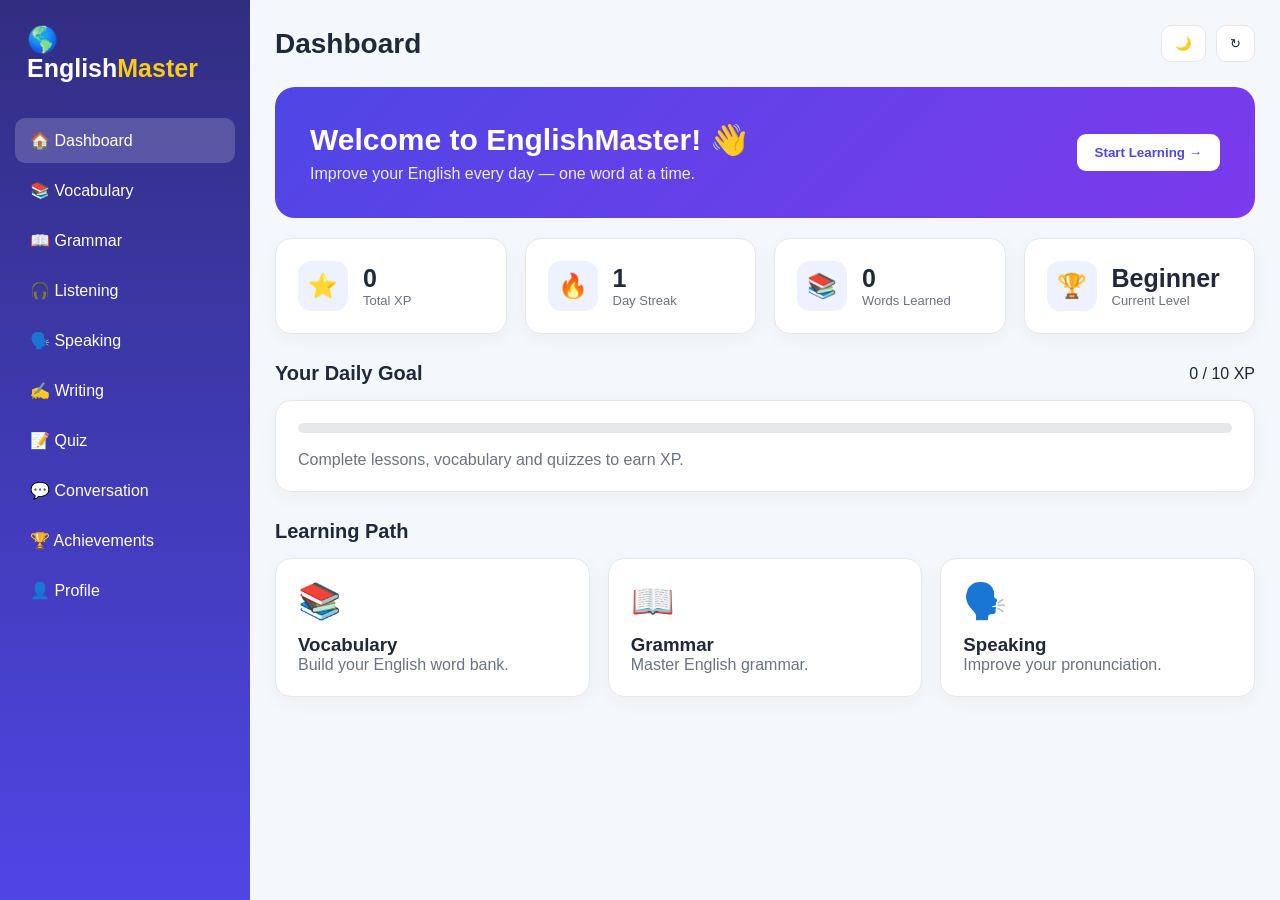
<file: project/index.html>
<!DOCTYPE html>
<html lang="en">
<head>
<meta charset="UTF-8">
<meta name="viewport" content="width=device-width, initial-scale=1.0">
<title>EnglishMaster - English Learning App</title>

<style>
*{
    margin:0;
    padding:0;
    box-sizing:border-box;
    font-family:Inter,Arial,sans-serif;
}

:root{
    --primary:#4f46e5;
    --secondary:#7c3aed;
    --bg:#f4f7fb;
    --card:#ffffff;
    --text:#1f2937;
    --muted:#6b7280;
    --border:#e5e7eb;
    --success:#16a34a;
    --danger:#dc2626;
    --warning:#f59e0b;
}

body{
    background:var(--bg);
    color:var(--text);
    transition:.3s;
}

body.dark{
    --bg:#111827;
    --card:#1f2937;
    --text:#f9fafb;
    --muted:#9ca3af;
    --border:#374151;
}

/* SIDEBAR */

.sidebar{
    position:fixed;
    left:0;
    top:0;
    width:250px;
    height:100vh;
    background:linear-gradient(180deg,#312e81,#4f46e5);
    color:white;
    padding:25px 15px;
    z-index:1000;
    transition:.3s;
}

.logo{
    font-size:25px;
    font-weight:bold;
    margin-bottom:35px;
    padding-left:12px;
}

.logo span{
    color:#facc15;
}

.nav-item{
    padding:13px 15px;
    margin:5px 0;
    border-radius:10px;
    cursor:pointer;
    display:flex;
    gap:12px;
    align-items:center;
    transition:.2s;
}

.nav-item:hover,
.nav-item.active{
    background:rgba(255,255,255,.18);
}

.mobile-menu{
    display:none;
    position:fixed;
    top:15px;
    left:15px;
    z-index:1200;
    border:0;
    background:var(--primary);
    color:white;
    padding:10px 13px;
    border-radius:8px;
    cursor:pointer;
}

/* MAIN */

.main{
    margin-left:250px;
    padding:25px;
    max-width:1500px;
}

.topbar{
    display:flex;
    justify-content:space-between;
    align-items:center;
    margin-bottom:25px;
}

.topbar h1{
    font-size:28px;
}

.top-actions{
    display:flex;
    gap:10px;
    align-items:center;
}

.icon-btn{
    border:1px solid var(--border);
    background:var(--card);
    color:var(--text);
    padding:10px 13px;
    border-radius:10px;
    cursor:pointer;
}

/* PAGE */

.page{
    display:none;
}

.page.active{
    display:block;
}

/* CARDS */

.card{
    background:var(--card);
    border:1px solid var(--border);
    border-radius:16px;
    padding:22px;
    box-shadow:0 5px 20px rgba(0,0,0,.04);
}

.grid{
    display:grid;
    grid-template-columns:repeat(4,1fr);
    gap:18px;
}

.stat{
    display:flex;
    align-items:center;
    gap:15px;
}

.stat-icon{
    width:50px;
    height:50px;
    border-radius:13px;
    display:flex;
    align-items:center;
    justify-content:center;
    font-size:24px;
    background:#eef2ff;
}

.stat h3{
    font-size:25px;
}

.stat p{
    color:var(--muted);
    font-size:13px;
}

/* HERO */

.hero{
    background:linear-gradient(135deg,#4f46e5,#7c3aed);
    color:white;
    padding:35px;
    border-radius:20px;
    margin-bottom:20px;
    display:flex;
    justify-content:space-between;
    align-items:center;
}

.hero h2{
    font-size:30px;
    margin-bottom:8px;
}

.hero p{
    opacity:.9;
}

.hero button{
    background:white;
    color:#4f46e5;
}

/* BUTTONS */

.btn{
    border:0;
    padding:11px 18px;
    border-radius:9px;
    background:var(--primary);
    color:white;
    cursor:pointer;
    font-weight:600;
    transition:.2s;
}

.btn:hover{
    transform:translateY(-1px);
    opacity:.9;
}

.btn.secondary{
    background:#eef2ff;
    color:#4338ca;
}

.btn.success{
    background:var(--success);
}

.btn.danger{
    background:var(--danger);
}

.btn.warning{
    background:var(--warning);
}

/* SECTIONS */

.section-title{
    display:flex;
    justify-content:space-between;
    align-items:center;
    margin:28px 0 15px;
}

.section-title h2{
    font-size:20px;
}

/* PROGRESS */

.progress{
    height:10px;
    background:#e5e7eb;
    border-radius:20px;
    overflow:hidden;
}

.progress-bar{
    height:100%;
    background:linear-gradient(90deg,#4f46e5,#7c3aed);
    border-radius:20px;
    transition:.5s;
}

/* LEARNING PATH */

.path{
    display:grid;
    grid-template-columns:repeat(3,1fr);
    gap:18px;
}

.path-card{
    cursor:pointer;
    transition:.2s;
}

.path-card:hover{
    transform:translateY(-4px);
}

.path-icon{
    font-size:35px;
    margin-bottom:12px;
}

/* VOCABULARY */

.search{
    width:100%;
    padding:14px;
    border:1px solid var(--border);
    background:var(--card);
    color:var(--text);
    border-radius:10px;
    outline:none;
    margin-bottom:20px;
}

.vocab-grid{
    display:grid;
    grid-template-columns:repeat(3,1fr);
    gap:18px;
}

.word-card{
    position:relative;
}

.word{
    font-size:25px;
    font-weight:bold;
    margin-bottom:5px;
}

.meaning{
    color:var(--primary);
    font-weight:600;
    margin-bottom:10px;
}

.example{
    color:var(--muted);
    font-style:italic;
    line-height:1.5;
}

.word-actions{
    display:flex;
    gap:8px;
    margin-top:15px;
}

.favorite{
    margin-left:auto;
    cursor:pointer;
    font-size:22px;
}

/* GRAMMAR */

.grammar-grid{
    display:grid;
    grid-template-columns:repeat(2,1fr);
    gap:18px;
}

.grammar-card h3{
    margin-bottom:10px;
}

.grammar-card p{
    line-height:1.7;
    color:var(--muted);
}

.rule{
    margin-top:12px;
    padding:12px;
    background:#eef2ff;
    color:#3730a3;
    border-radius:8px;
}

/* QUIZ */

.quiz-box{
    max-width:800px;
    margin:auto;
}

.quiz-question{
    font-size:23px;
    margin:20px 0;
    line-height:1.5;
}

.quiz-option{
    display:block;
    width:100%;
    padding:15px;
    margin:10px 0;
    border:1px solid var(--border);
    border-radius:10px;
    background:var(--card);
    color:var(--text);
    text-align:left;
    cursor:pointer;
    transition:.2s;
}

.quiz-option:hover{
    border-color:var(--primary);
    background:#eef2ff;
}

.quiz-option.correct{
    background:#dcfce7;
    border-color:#16a34a;
    color:#166534;
}

.quiz-option.wrong{
    background:#fee2e2;
    border-color:#dc2626;
    color:#991b1b;
}

.quiz-info{
    display:flex;
    justify-content:space-between;
    color:var(--muted);
}

/* LISTENING */

.listen-card{
    max-width:800px;
    margin:auto;
    text-align:center;
}

.listen-text{
    font-size:30px;
    margin:30px 0;
}

.listen-input{
    width:100%;
    padding:14px;
    border:1px solid var(--border);
    border-radius:10px;
    background:var(--card);
    color:var(--text);
    margin:15px 0;
}

/* SPEAKING */

.speak-card{
    max-width:800px;
    margin:auto;
    text-align:center;
}

.speak-word{
    font-size:42px;
    font-weight:bold;
    margin:30px;
}

.mic{
    width:90px;
    height:90px;
    border-radius:50%;
    border:0;
    background:#ef4444;
    color:white;
    font-size:35px;
    cursor:pointer;
}

#speechResult{
    margin:20px;
    min-height:30px;
    color:var(--muted);
}

/* WRITING */

textarea{
    width:100%;
    min-height:180px;
    padding:15px;
    border:1px solid var(--border);
    border-radius:10px;
    background:var(--card);
    color:var(--text);
    resize:vertical;
}

/* CONVERSATION */

.chat{
    max-width:800px;
    margin:auto;
}

.messages{
    height:400px;
    overflow-y:auto;
    background:var(--card);
    border:1px solid var(--border);
    border-radius:15px;
    padding:20px;
    margin-bottom:15px;
}

.message{
    padding:12px 15px;
    border-radius:12px;
    margin:10px 0;
    max-width:75%;
    line-height:1.5;
}

.bot{
    background:#eef2ff;
    color:#312e81;
}

.user{
    background:#4f46e5;
    color:white;
    margin-left:auto;
}

.chat-input{
    display:flex;
    gap:10px;
}

.chat-input input{
    flex:1;
    padding:14px;
    border:1px solid var(--border);
    border-radius:10px;
    background:var(--card);
    color:var(--text);
}

/* ACHIEVEMENTS */

.achievement-grid{
    display:grid;
    grid-template-columns:repeat(3,1fr);
    gap:18px;
}

.achievement{
    text-align:center;
}

.badge{
    font-size:45px;
    margin-bottom:10px;
}

.locked{
    opacity:.35;
}

/* PROFILE */

.profile{
    max-width:700px;
    margin:auto;
}

.profile-row{
    display:flex;
    justify-content:space-between;
    padding:15px 0;
    border-bottom:1px solid var(--border);
}

/* TOAST */

.toast{
    position:fixed;
    bottom:25px;
    right:25px;
    background:#111827;
    color:white;
    padding:15px 20px;
    border-radius:10px;
    transform:translateY(100px);
    opacity:0;
    transition:.3s;
    z-index:3000;
}

.toast.show{
    transform:translateY(0);
    opacity:1;
}

/* RESPONSIVE */

@media(max-width:1100px){
    .grid{
        grid-template-columns:repeat(2,1fr);
    }

    .vocab-grid{
        grid-template-columns:repeat(2,1fr);
    }

    .path{
        grid-template-columns:1fr;
    }
}

@media(max-width:800px){

    .sidebar{
        transform:translateX(-100%);
    }

    .sidebar.open{
        transform:translateX(0);
    }

    .mobile-menu{
        display:block;
    }

    .main{
        margin-left:0;
        padding:20px;
        padding-top:70px;
    }

    .hero{
        flex-direction:column;
        gap:20px;
        text-align:center;
    }

    .grammar-grid,
    .achievement-grid,
    .vocab-grid{
        grid-template-columns:1fr;
    }
}

@media(max-width:550px){

    .grid{
        grid-template-columns:1fr;
    }

    .topbar h1{
        font-size:21px;
    }

    .top-actions .icon-btn{
        padding:8px;
    }
}
</style>
</head>

<body>

<!-- SIDEBAR -->

<aside class="sidebar" id="sidebar">

<div class="logo">
🌎 English<span>Master</span>
</div>

<div class="nav-item active" onclick="showPage('dashboard',this)">
🏠 Dashboard
</div>

<div class="nav-item" onclick="showPage('vocabulary',this)">
📚 Vocabulary
</div>

<div class="nav-item" onclick="showPage('grammar',this)">
📖 Grammar
</div>

<div class="nav-item" onclick="showPage('listening',this)">
🎧 Listening
</div>

<div class="nav-item" onclick="showPage('speaking',this)">
🗣️ Speaking
</div>

<div class="nav-item" onclick="showPage('writing',this)">
✍️ Writing
</div>

<div class="nav-item" onclick="showPage('quiz',this)">
📝 Quiz
</div>

<div class="nav-item" onclick="showPage('conversation',this)">
💬 Conversation
</div>

<div class="nav-item" onclick="showPage('achievements',this)">
🏆 Achievements
</div>

<div class="nav-item" onclick="showPage('profile',this)">
👤 Profile
</div>

</aside>

<button class="mobile-menu" onclick="toggleSidebar()">☰</button>


<!-- MAIN -->

<main class="main">

<div class="topbar">

<h1 id="pageTitle">Dashboard</h1>

<div class="top-actions">

<button class="icon-btn" onclick="toggleDark()">🌙</button>

<button class="icon-btn" onclick="resetData()">↻</button>

</div>

</div>


<!-- ================= DASHBOARD ================= -->

<section id="dashboard" class="page active">

<div class="hero">

<div>
<h2>Welcome to EnglishMaster! 👋</h2>
<p>Improve your English every day — one word at a time.</p>
</div>

<button class="btn" onclick="showPageByName('vocabulary')">
Start Learning →
</button>

</div>


<div class="grid">

<div class="card stat">
<div class="stat-icon">⭐</div>
<div>
<h3 id="xp">0</h3>
<p>Total XP</p>
</div>
</div>

<div class="card stat">
<div class="stat-icon">🔥</div>
<div>
<h3 id="streak">1</h3>
<p>Day Streak</p>
</div>
</div>

<div class="card stat">
<div class="stat-icon">📚</div>
<div>
<h3 id="wordsLearned">0</h3>
<p>Words Learned</p>
</div>
</div>

<div class="card stat">
<div class="stat-icon">🏆</div>
<div>
<h3 id="level">Beginner</h3>
<p>Current Level</p>
</div>
</div>

</div>


<div class="section-title">
<h2>Your Daily Goal</h2>
<span id="goalText">0 / 10 XP</span>
</div>

<div class="card">

<div class="progress">
<div class="progress-bar" id="goalProgress"></div>
</div>

<br>

<p style="color:var(--muted)">
Complete lessons, vocabulary and quizzes to earn XP.
</p>

</div>


<div class="section-title">
<h2>Learning Path</h2>
</div>

<div class="path">

<div class="card path-card" onclick="showPageByName('vocabulary')">
<div class="path-icon">📚</div>
<h3>Vocabulary</h3>
<p style="color:var(--muted)">Build your English word bank.</p>
</div>

<div class="card path-card" onclick="showPageByName('grammar')">
<div class="path-icon">📖</div>
<h3>Grammar</h3>
<p style="color:var(--muted)">Master English grammar.</p>
</div>

<div class="card path-card" onclick="showPageByName('speaking')">
<div class="path-icon">🗣️</div>
<h3>Speaking</h3>
<p style="color:var(--muted)">Improve your pronunciation.</p>
</div>

</div>

</section>


<!-- ================= VOCABULARY ================= -->

<section id="vocabulary" class="page">

<div class="card">

<h2>📚 English Vocabulary</h2>

<br>

<input
class="search"
id="wordSearch"
placeholder="Search English words..."
oninput="searchWords()">

</div>

<br>

<div class="vocab-grid" id="vocabGrid"></div>

</section>


<!-- ================= GRAMMAR ================= -->

<section id="grammar" class="page">

<div class="section-title">
<h2>📖 English Grammar</h2>
</div>

<div class="grammar-grid">

<div class="card grammar-card">
<h3>Present Simple</h3>

<p>
Used for habits, routines and facts.
</p>

<div class="rule">
I work every day.<br>
She works every day.
</div>

</div>


<div class="card grammar-card">
<h3>Present Continuous</h3>

<p>
Used for actions happening now.
</p>

<div class="rule">
I am studying English.<br>
She is reading.
</div>

</div>


<div class="card grammar-card">
<h3>Past Simple</h3>

<p>
Used for completed actions in the past.
</p>

<div class="rule">
I visited London yesterday.<br>
He played football.
</div>

</div>


<div class="card grammar-card">
<h3>Future Simple</h3>

<p>
Used for future decisions and predictions.
</p>

<div class="rule">
I will call you tomorrow.
</div>

</div>


<div class="card grammar-card">
<h3>Articles: A / An / The</h3>

<p>
Use <b>a</b> before consonant sounds and
<b>an</b> before vowel sounds.
</p>

<div class="rule">
a book<br>
an apple<br>
the sun
</div>

</div>


<div class="card grammar-card">
<h3>Prepositions</h3>

<p>
Words showing relationships between things.
</p>

<div class="rule">
The book is <b>on</b> the table.<br>
She is <b>in</b> the room.
</div>

</div>


<div class="card grammar-card">
<h3>Comparatives</h3>

<p>
Used to compare two things.
</p>

<div class="rule">
John is taller than Mike.
</div>

</div>


<div class="card grammar-card">
<h3>Modal Verbs</h3>

<p>
Can, could, should, must and may.
</p>

<div class="rule">
You should study every day.
</div>

</div>

</div>

</section>


<!-- ================= LISTENING ================= -->

<section id="listening" class="page">

<div class="listen-card card">

<h2>🎧 Listening Practice</h2>

<p style="color:var(--muted);margin-top:10px">
Listen to the sentence and type what you hear.
</p>

<div class="listen-text" id="listenSentence">
The weather is beautiful today.
</div>

<button class="btn" onclick="speakListening()">
🔊 Play Audio
</button>

<input
class="listen-input"
id="listenAnswer"
placeholder="Type what you heard...">

<button class="btn success" onclick="checkListening()">
Check Answer
</button>

<p id="listenResult" style="margin-top:20px"></p>

<br>

<button class="btn secondary" onclick="newListening()">
Next Sentence
</button>

</div>

</section>


<!-- ================= SPEAKING ================= -->

<section id="speaking" class="page">

<div class="speak-card card">

<h2>🗣️ Speaking Practice</h2>

<p style="color:var(--muted)">
Say the word clearly into your microphone.
</p>

<div class="speak-word" id="speakWord">
Beautiful
</div>

<button class="mic" onclick="startSpeaking()">
🎤
</button>

<p id="speechResult">
Press the microphone and speak.
</p>

<button class="btn" onclick="nextSpeaking()">
Next Word
</button>

</div>

</section>


<!-- ================= WRITING ================= -->

<section id="writing" class="page">

<div class="card">

<h2>✍️ Writing Practice</h2>

<br>

<p>
Write a short paragraph about:
</p>

<h3 style="margin:15px 0">
"Describe your daily routine."
</h3>

<textarea
id="writingText"
placeholder="Example: I wake up at 7 o'clock..."></textarea>

<br><br>

<button class="btn" onclick="checkWriting()">
Check My Writing
</button>

<p id="writingResult" style="margin-top:20px"></p>

</div>

</section>


<!-- ================= QUIZ ================= -->

<section id="quiz" class="page">

<div class="quiz-box card">

<div class="quiz-info">
<span id="quizCount">Question 1</span>
<span id="quizScore">Score: 0</span>
</div>

<h2 class="quiz-question" id="quizQuestion">
Loading...
</h2>

<div id="quizOptions"></div>

<button
class="btn"
id="nextQuiz"
onclick="nextQuizQuestion()"
style="display:none">
Next Question →
</button>

</div>

</section>


<!-- ================= CONVERSATION ================= -->

<section id="conversation" class="page">

<div class="chat">

<div class="card">

<h2>💬 English Conversation</h2>

<p style="color:var(--muted);margin-top:5px">
Practice everyday English conversation.
</p>

</div>

<br>

<div class="messages" id="messages">

<div class="message bot">
Hello! 👋 I'm your English practice partner.
What is your name?
</div>

</div>

<div class="chat-input">

<input
id="chatInput"
placeholder="Type your message..."
onkeydown="if(event.key==='Enter')sendMessage()">

<button class="btn" onclick="sendMessage()">
Send
</button>

</div>

</div>

</section>


<!-- ================= ACHIEVEMENTS ================= -->

<section id="achievements" class="page">

<div class="section-title">
<h2>🏆 Achievements</h2>
</div>

<div class="achievement-grid">

<div class="card achievement" id="achievement1">
<div class="badge">🌱</div>
<h3>First Step</h3>
<p>Earn your first XP.</p>
</div>

<div class="card achievement" id="achievement2">
<div class="badge">📚</div>
<h3>Word Collector</h3>
<p>Learn 10 words.</p>
</div>

<div class="card achievement" id="achievement3">
<div class="badge">🔥</div>
<h3>7 Day Streak</h3>
<p>Maintain a 7-day streak.</p>
</div>

<div class="card achievement" id="achievement4">
<div class="badge">📝</div>
<h3>Quiz Master</h3>
<p>Score 5 correct answers.</p>
</div>

<div class="card achievement" id="achievement5">
<div class="badge">⭐</div>
<h3>100 XP</h3>
<p>Earn 100 XP.</p>
</div>

<div class="card achievement" id="achievement6">
<div class="badge">🏆</div>
<h3>English Master</h3>
<p>Reach 500 XP.</p>
</div>

</div>

</section>


<!-- ================= PROFILE ================= -->

<section id="profile" class="page">

<div class="profile card">

<h2>👤 My Profile</h2>

<br>

<div class="profile-row">
<span>Name</span>
<strong id="profileName">Learner</strong>
</div>

<div class="profile-row">
<span>Level</span>
<strong id="profileLevel">Beginner</strong>
</div>

<div class="profile-row">
<span>XP</span>
<strong id="profileXP">0</strong>
</div>

<div class="profile-row">
<span>Words Learned</span>
<strong id="profileWords">0</strong>
</div>

<div class="profile-row">
<span>Streak</span>
<strong id="profileStreak">1 day</strong>
</div>

<br>

<button class="btn" onclick="changeName()">
Change Name
</button>

</div>

</section>

</main>


<div class="toast" id="toast"></div>


<script>

/* ==========================================
   DATA
========================================== */

const vocabulary = [

{
word:"Abundant",
meaning:"More than enough",
example:"The garden has abundant flowers."
},

{
word:"Achieve",
meaning:"To successfully complete something",
example:"She worked hard to achieve her goal."
},

{
word:"Brave",
meaning:"Having courage",
example:"The brave firefighter saved the child."
},

{
word:"Curious",
meaning:"Wanting to know or learn something",
example:"Children are naturally curious."
},

{
word:"Delicious",
meaning:"Very pleasant to taste",
example:"The food was delicious."
},

{
word:"Effort",
meaning:"The energy used to do something",
example:"Learning English requires effort."
},

{
word:"Excellent",
meaning:"Extremely good",
example:"She did an excellent job."
},

{
word:"Familiar",
meaning:"Known from experience",
example:"His face looks familiar."
},

{
word:"Generous",
meaning:"Willing to give or share",
example:"He is generous with his time."
},

{
word:"Improve",
meaning:"To become better",
example:"I want to improve my English."
},

{
word:"Journey",
meaning:"An act of travelling",
example:"The journey took three hours."
},

{
word:"Knowledge",
meaning:"Information and understanding",
example:"Reading increases your knowledge."
},

{
word:"Opportunity",
meaning:"A chance to do something",
example:"This is a great opportunity."
},

{
word:"Patient",
meaning:"Able to wait calmly",
example:"Please be patient."
},

{
word:"Reliable",
meaning:"Able to be trusted",
example:"She is a reliable friend."
},

{
word:"Successful",
meaning:"Achieving a desired result",
example:"He became a successful businessman."
},

{
word:"Unique",
meaning:"One of a kind",
example:"Every person has a unique personality."
},

{
word:"Valuable",
meaning:"Worth a lot or very useful",
example:"Experience is valuable."
},

{
word:"Wisdom",
meaning:"Good judgment from experience",
example:"Grandparents often have great wisdom."
},

{
word:"Confident",
meaning:"Feeling sure about yourself",
example:"She feels confident speaking English."
}

];


/* ==========================================
   STATE
========================================== */

let state = JSON.parse(
localStorage.getItem("englishMaster")
) || {

xp:0,
streak:1,
words:[],
favorites:[],
name:"Learner",
quizCorrect:0,
lastVisit:null

};


/* ==========================================
   SAVE
========================================== */

function save(){

localStorage.setItem(
"englishMaster",
JSON.stringify(state)
);

updateDashboard();

}


/* ==========================================
   NAVIGATION
========================================== */

function showPage(name,element){

document.querySelectorAll(".page").forEach(page=>{
page.classList.remove("active");
});

document.getElementById(name).classList.add("active");

document.querySelectorAll(".nav-item").forEach(item=>{
item.classList.remove("active");
});

if(element){
element.classList.add("active");
}

const titles={

dashboard:"Dashboard",
vocabulary:"Vocabulary",
grammar:"Grammar",
listening:"Listening Practice",
speaking:"Speaking Practice",
writing:"Writing Practice",
quiz:"English Quiz",
conversation:"Conversation",
achievements:"Achievements",
profile:"My Profile"

};

document.getElementById("pageTitle").innerText =
titles[name] || "EnglishMaster";

window.scrollTo(0,0);

if(name==="quiz"){
loadQuiz();
}

}

function showPageByName(name){

const item=[...document.querySelectorAll(".nav-item")]
.find(x=>x.getAttribute("onclick")?.includes("'"+name+"'"));

showPage(name,item);

}

function toggleSidebar(){

document.getElementById("sidebar")
.classList.toggle("open");

}


/* ==========================================
   DASHBOARD
========================================== */

function updateDashboard(){

document.getElementById("xp").innerText=state.xp;

document.getElementById("streak").innerText=state.streak;

document.getElementById("wordsLearned").innerText=
state.words.length;

document.getElementById("level").innerText=
getLevel();

document.getElementById("profileName").innerText=
state.name;

document.getElementById("profileLevel").innerText=
getLevel();

document.getElementById("profileXP").innerText=
state.xp;

document.getElementById("profileWords").innerText=
state.words.length;

document.getElementById("profileStreak").innerText=
state.streak+" day"+(state.streak>1?"s":"");

let daily=state.xp%100;

let percentage=Math.min((daily/10)*100,100);

document.getElementById("goalProgress").style.width=
percentage+"%";

document.getElementById("goalText").innerText=
daily+" / 10 XP";

updateAchievements();

}


function getLevel(){

if(state.xp>=500)return"Advanced";

if(state.xp>=200)return"Intermediate";

return"Beginner";

}


/* ==========================================
   XP
========================================== */

function addXP(amount){

state.xp+=amount;

save();

showToast("+"+amount+" XP earned! ⭐");

}


/* ==========================================
   VOCABULARY
========================================== */

function renderVocabulary(list=vocabulary){

const grid=document.getElementById("vocabGrid");

grid.innerHTML="";

list.forEach((item,index)=>{

const learned=state.words.includes(item.word);

const favorite=state.favorites.includes(item.word);

const card=document.createElement("div");

card.className="card word-card";

card.innerHTML=`

<div class="favorite"
onclick="toggleFavorite('${item.word}')">
${favorite?"❤️":"♡"}
</div>

<div class="word">${item.word}</div>

<div class="meaning">${item.meaning}</div>

<div class="example">
"${item.example}"
</div>

<div class="word-actions">

<button class="btn secondary"
onclick="speakWord('${item.word}')">
🔊 Listen
</button>

<button class="btn ${learned?"success":""}"
onclick="learnWord('${item.word}')">
${learned?"✓ Learned":"Learn"}
</button>

</div>
`;

grid.appendChild(card);

});

}


function searchWords(){

const value=
document.getElementById("wordSearch")
.value.toLowerCase();

const result=vocabulary.filter(item=>

item.word.toLowerCase().includes(value) ||

item.meaning.toLowerCase().includes(value)

);

renderVocabulary(result);

}


function learnWord(word){

if(!state.words.includes(word)){

state.words.push(word);

addXP(5);

showToast(word+" added to your learned words!");

save();

renderVocabulary();

}

}


function toggleFavorite(word){

if(state.favorites.includes(word)){

state.favorites=
state.favorites.filter(x=>x!==word);

}else{

state.favorites.push(word);

}

save();

renderVocabulary();

}


function speakWord(word){

if("speechSynthesis" in window){

const speech=new SpeechSynthesisUtterance(word);

speech.lang="en-US";

speech.rate=.8;

speechSynthesis.speak(speech);

}

}


/* ==========================================
   LISTENING
========================================== */

const listeningSentences=[

"The weather is beautiful today.",

"I enjoy learning English every day.",

"She is reading a very interesting book.",

"We are going to the supermarket.",

"My brother plays football every weekend."

];

let listeningIndex=0;


function speakListening(){

const text=
listeningSentences[listeningIndex];

const speech=
new SpeechSynthesisUtterance(text);

speech.lang="en-US";

speech.rate=.8;

speechSynthesis.speak(speech);

}


function checkListening(){

const input=
document.getElementById("listenAnswer")
.value.trim().toLowerCase();

const correct=
listeningSentences[listeningIndex].toLowerCase();

if(input===correct){

document.getElementById("listenResult").innerHTML=
"✅ Excellent! Correct answer.";

addXP(10);

}else{

document.getElementById("listenResult").innerHTML=
"❌ Not quite. Correct answer: "+
listeningSentences[listeningIndex];

}

}


function newListening(){

listeningIndex++;

if(listeningIndex>=listeningSentences.length){

listeningIndex=0;

}

document.getElementById("listenSentence").innerText=
listeningSentences[listeningIndex];

document.getElementById("listenAnswer").value="";

document.getElementById("listenResult").innerText="";

}


/* ==========================================
   SPEAKING
========================================== */

const speakingWords=[
"Beautiful",
"Opportunity",
"Confidence",
"Education",
"Environment",
"Successful",
"Communication",
"Interesting"
];

let speakingIndex=0;


function startSpeaking(){

if(!("webkitSpeechRecognition" in window ||
"SpeechRecognition" in window)){

document.getElementById("speechResult").innerText=
"Speech recognition is not supported in this browser.";

return;

}

const Recognition=
window.SpeechRecognition ||
window.webkitSpeechRecognition;

const recognition=new Recognition();

recognition.lang="en-US";

recognition.start();

document.getElementById("speechResult").innerText=
"Listening... 🎤";

recognition.onresult=function(event){

const result=
event.results[0][0].transcript;

const target=
speakingWords[speakingIndex].toLowerCase();

const spoken=
result.toLowerCase();

if(spoken.includes(target)){

document.getElementById("speechResult").innerText=
"✅ Great pronunciation! You said: "+result;

addXP(10);

}else{

document.getElementById("speechResult").innerText=
"You said: "+result+
". Try saying '"+speakingWords[speakingIndex]+"' again.";

}

};

}


function nextSpeaking(){

speakingIndex++;

if(speakingIndex>=speakingWords.length){

speakingIndex=0;

}

document.getElementById("speakWord").innerText=
speakingWords[speakingIndex];

document.getElementById("speechResult").innerText=
"Press the microphone and speak.";

}


/* ==========================================
   WRITING
========================================== */

function checkWriting(){

const text=
document.getElementById("writingText").value.trim();

const result=
document.getElementById("writingResult");

if(text.length<30){

result.innerText=
"Please write at least 30 characters.";

return;

}

let score=0;

if(text.split(" ").length>=8)score+=1;

if(/[.!?]/.test(text))score+=1;

if(/[A-Z]/.test(text))score+=1;

if(/\b(I|my|am|is|are|have|go|work|study)\b/i.test(text))
score+=1;

result.innerHTML=
"⭐ Writing score: "+score+"/4<br><br>"+
"Good effort! Continue practicing to improve your English.";

addXP(10);

}


/* ==========================================
   QUIZ
========================================== */

const quizQuestions=[

{
q:"Choose the correct sentence.",
options:[
"She go to school every day.",
"She goes to school every day.",
"She going to school every day.",
"She gone to school every day."
],
answer:1
},

{
q:"What is the past tense of 'go'?",
options:[
"Goed",
"Went",
"Gone",
"Going"
],
answer:1
},

{
q:"Choose the correct article: I ate ___ apple.",
options:[
"a",
"an",
"the",
"no article"
],
answer:1
},

{
q:"Which word is an adjective?",
options:[
"Quickly",
"Run",
"Beautiful",
"Carefully"
],
answer:2
},

{
q:"Complete: They ___ playing football.",
options:[
"is",
"am",
"are",
"be"
],
answer:2
},

{
q:"What is the opposite of 'difficult'?",
options:[
"Hard",
"Easy",
"Strong",
"Heavy"
],
answer:1
},

{
q:"Choose the correct sentence.",
options:[
"I have lived here for five years.",
"I live here since five years.",
"I am live here five years.",
"I lived here for since five years."
],
answer:0
},

{
q:"Which word is a noun?",
options:[
"Happiness",
"Happy",
"Happily",
"Bright"
],
answer:0
},

{
q:"Complete: If I have time, I ___ you.",
options:[
"will call",
"called",
"calling",
"calls"
],
answer:0
},

{
q:"What does 'generous' mean?",
options:[
"Unkind",
"Willing to give",
"Very angry",
"Very tired"
],
answer:1
}

];

let quizIndex=0;

let quizScore=0;

let quizAnswered=false;


function loadQuiz(){

quizIndex=0;

quizScore=0;

quizAnswered=false;

renderQuiz();

}


function renderQuiz(){

const q=quizQuestions[quizIndex];

document.getElementById("quizCount").innerText=
"Question "+(quizIndex+1)+" / "+quizQuestions.length;

document.getElementById("quizScore").innerText=
"Score: "+quizScore;

document.getElementById("quizQuestion").innerText=
q.q;

const options=
document.getElementById("quizOptions");

options.innerHTML="";

q.options.forEach((option,index)=>{

const button=document.createElement("button");

button.className="quiz-option";

button.innerText=option;

button.onclick=()=>answerQuiz(index,button);

options.appendChild(button);

});

document.getElementById("nextQuiz").style.display="none";

quizAnswered=false;

}


function answerQuiz(index,button){

if(quizAnswered)return;

quizAnswered=true;

const q=quizQuestions[quizIndex];

const buttons=
document.querySelectorAll(".quiz-option");

buttons[q.answer].classList.add("correct");

if(index===q.answer){

quizScore++;

state.quizCorrect++;

addXP(10);

showToast("Correct! +10 XP 🎉");

}else{

button.classList.add("wrong");

showToast("Incorrect. Keep practicing!");

}

document.getElementById("quizScore").innerText=
"Score: "+quizScore;

document.getElementById("nextQuiz").style.display=
"inline-block";

save();

}


function nextQuizQuestion(){

quizIndex++;

if(quizIndex>=quizQuestions.length){

document.getElementById("quizQuestion").innerText=
"🎉 Quiz Complete!";

document.getElementById("quizOptions").innerHTML=
"<h2 style='text-align:center'>Your score: "+
quizScore+" / "+quizQuestions.length+
"</h2>";

document.getElementById("nextQuiz").style.display=
"none";

return;

}

renderQuiz();

}


/* ==========================================
   CONVERSATION
========================================== */

function sendMessage(){

const input=
document.getElementById("chatInput");

const text=input.value.trim();

if(!text)return;

addMessage(text,"user");

input.value="";

setTimeout(()=>{

const reply=getBotReply(text);

addMessage(reply,"bot");

},500);

}


function addMessage(text,type){

const messages=
document.getElementById("messages");

const div=document.createElement("div");

div.className="message "+type;

div.innerText=text;

messages.appendChild(div);

messages.scrollTop=messages.scrollHeight;

}


function getBotReply(text){

const lower=text.toLowerCase();

if(lower.includes("hello") ||
lower.includes("hi")){

return"Hello! Nice to meet you. How are you today?";

}

if(lower.includes("fine") ||
lower.includes("good")){

return"That's great! What did you do today?";

}

if(lower.includes("name")){

return"My name is EnglishMaster. What do you like to do in your free time?";

}

if(lower.includes("study")){

return"That's wonderful! What subject are you studying?";

}

if(lower.includes("food")){

return"Food is a great topic! What is your favorite food?";

}

if(lower.includes("football") ||
lower.includes("soccer")){

return"That's interesting! Do you play football or watch it?";

}

if(lower.includes("thank")){

return"You're welcome! Keep practicing your English. 😊";

}

return"That's interesting! Can you tell me more about that in English?";

}


/* ==========================================
   ACHIEVEMENTS
========================================== */

function updateAchievements(){

unlock(
"achievement1",
state.xp>=1
);

unlock(
"achievement2",
state.words.length>=10
);

unlock(
"achievement3",
state.streak>=7
);

unlock(
"achievement4",
state.quizCorrect>=5
);

unlock(
"achievement5",
state.xp>=100
);

unlock(
"achievement6",
state.xp>=500
);

}


function unlock(id,condition){

const element=
document.getElementById(id);

if(condition){

element.classList.remove("locked");

}else{

element.classList.add("locked");

}

}


/* ==========================================
   PROFILE
========================================== */

function changeName(){

const name=
prompt("Enter your name:",state.name);

if(name && name.trim()){

state.name=name.trim();

save();

showToast("Profile updated!");

}

}


/* ==========================================
   DARK MODE
========================================== */

function toggleDark(){

document.body.classList.toggle("dark");

localStorage.setItem(
"englishDark",
document.body.classList.contains("dark")
);

}


/* ==========================================
   RESET
========================================== */

function resetData(){

if(!confirm(
"Reset all learning progress?"
))return;

localStorage.removeItem("englishMaster");

location.reload();

}


/* ==========================================
   TOAST
========================================== */

function showToast(message){

const toast=
document.getElementById("toast");

toast.innerText=message;

toast.classList.add("show");

setTimeout(()=>{

toast.classList.remove("show");

},2500);

}


/* ==========================================
   INITIALIZATION
========================================== */

function initialize(){

if(localStorage.getItem("englishDark")==="true"){

document.body.classList.add("dark");

}

renderVocabulary();

updateDashboard();

document.getElementById("listenSentence").innerText=
listeningSentences[0];

document.getElementById("speakWord").innerText=
speakingWords[0];

loadQuiz();

}

initialize();

</script>

</body>
</html>
</file>
